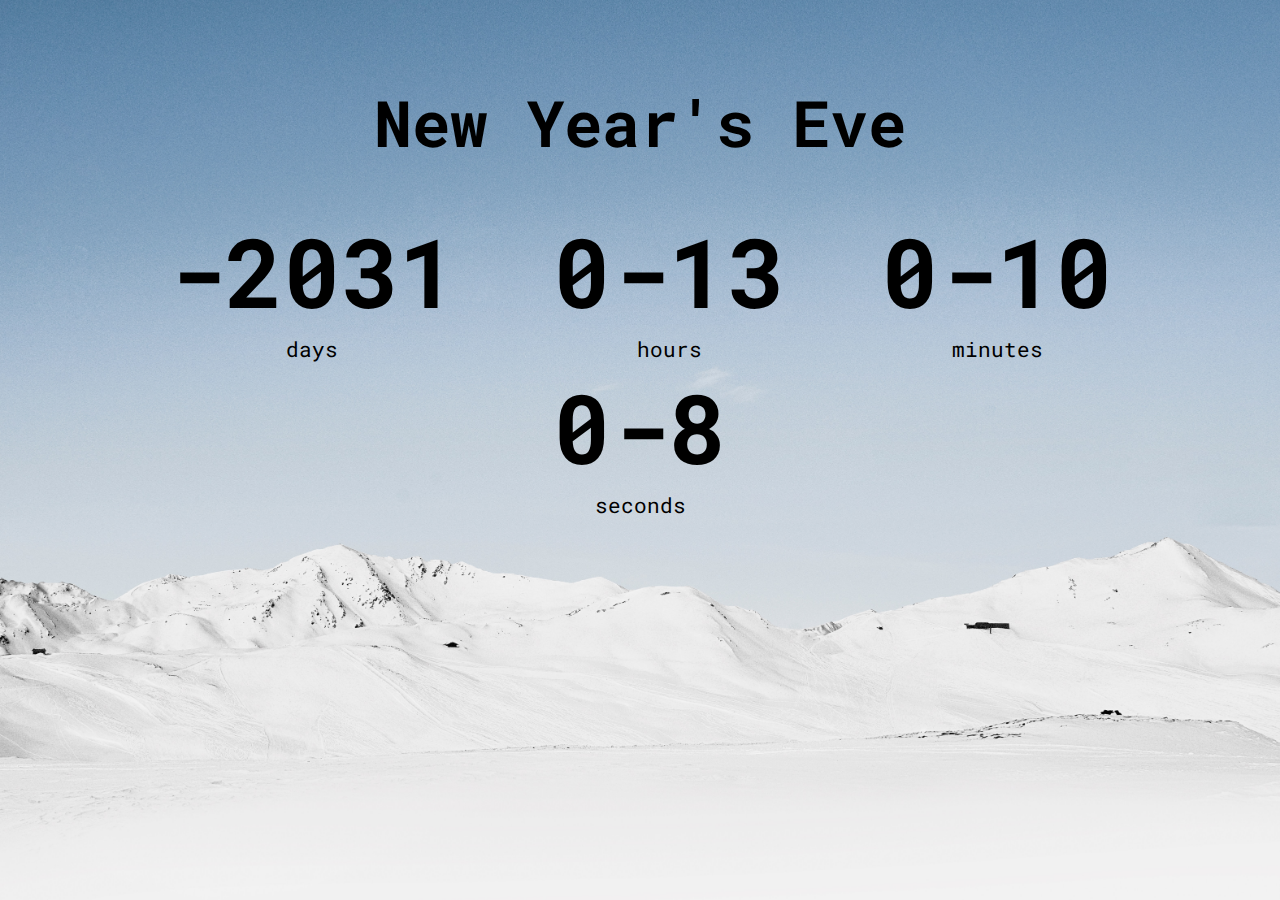
<file: countdown-timer/index.html>
<!DOCTYPE html>
<html lang="en">
<head>
  <meta charset="UTF-8">
  <meta name="viewport" content="width=device-width, initial-scale=1.0">
  <title>Countdown Timer</title>
  <link rel="shortcut icon" href="images/favicon.png" type="image/x-icon">
  <link rel="stylesheet" href="css/style.css">
</head>
<body>
  <h1>New Year's Eve</h1>

  <div class="countdown-container">
    <!-- days -->
    <div class="countdown-element days">
      <p class="title" id="days">0</p>
      <span>days</span>
    </div>
    <!-- hours -->
    <div class="countdown-element hours">
      <p class="title" id="hours">0</p>
      <span>hours</span>
    </div>
    <!-- minutes -->
    <div class="countdown-element minutes">
      <p class="title" id="minutes">0</p>
      <span>minutes</span>
    </div>
    <!-- seconds -->
    <div class="countdown-element seconds">
      <p class="title" id="seconds">0</p>
      <span>seconds</span>
    </div>
  </div>

  <script src="js/app.js"></script>
</body>
</html>
</file>
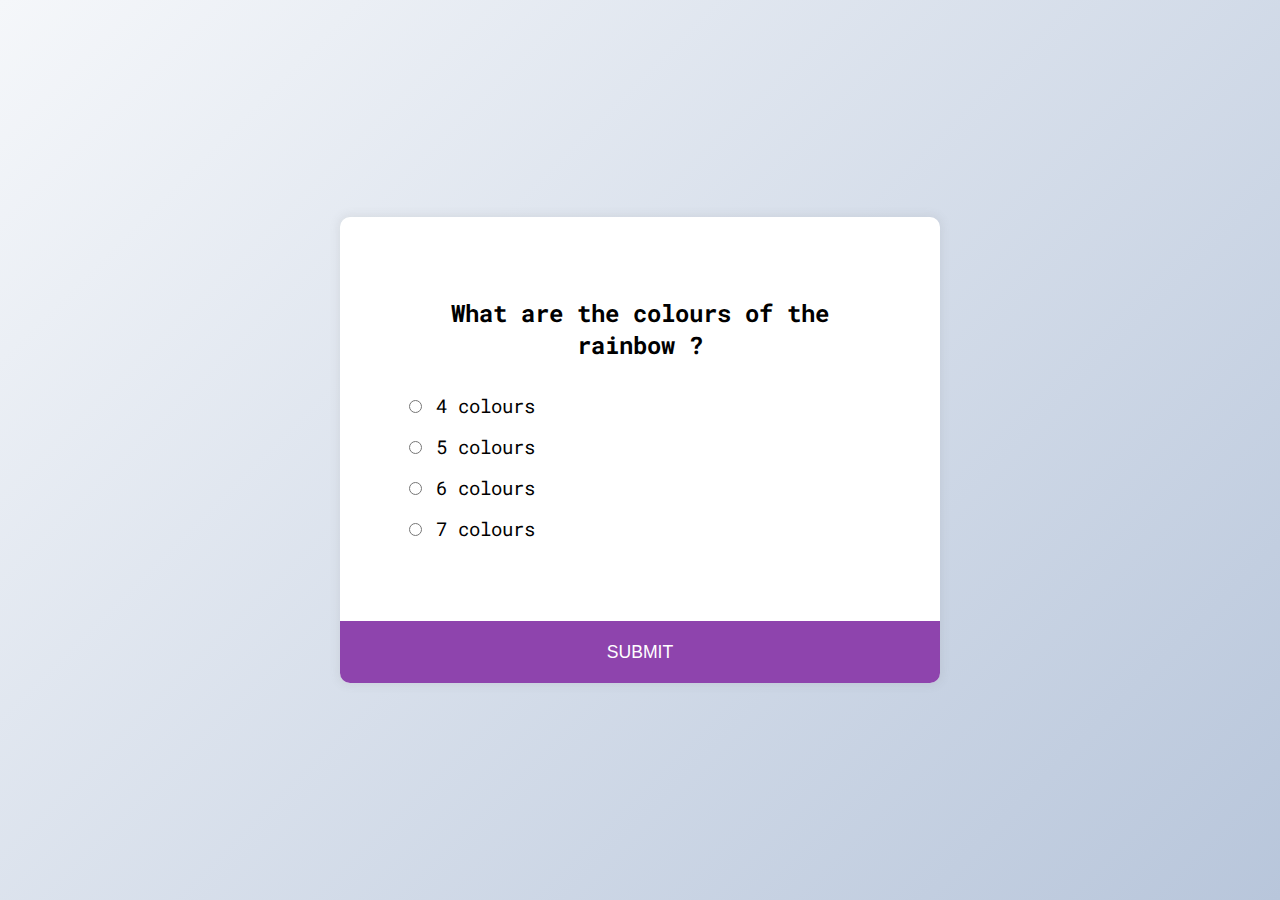
<file: quiz-app/index.html>
<!DOCTYPE html>
<html lang="en">
<head>
  <meta charset="UTF-8">
  <meta name="viewport" content="width=device-width, initial-scale=1.0">
  <title>Quiz App</title>
  <link rel="shortcut icon" href="images/favicon.png" type="image/x-icon">
  <link rel="stylesheet" href="css/style.css">
</head>
<body>
  <!-- Container -->
  <div class="container" id="quiz">
    <!-- Header -->
    <div class="header">
      <!-- Questions -->
      <h2 id="question">Questions</h2>
      <ul>
        <li>
          <input type="radio" name="answer" id="a" class="answer" />
          <label for="first-answer" id="first-question">Question</label>
        </li>
        <li>
          <input type="radio" name="answer" id="b" class="answer" />
          <label for="second-answer" id="second-question">Question</label>
        </li>
        <li>
          <input type="radio" name="answer" id="c" class="answer" />
          <label for="third-answer" id="third-question">Question</label>
        </li>
        <li>
          <input type="radio" name="answer" id="d" class="answer" />
          <label for="fourth-answer" id="fourth-question">Question</label>
        </li>
      </ul>
    </div>
    <!-- /Header -->
    <button id="submit">Submit</button>
  </div>
  <!-- /Container -->

  <script src="js/app.js"></script>
</body>
</html>
</file>
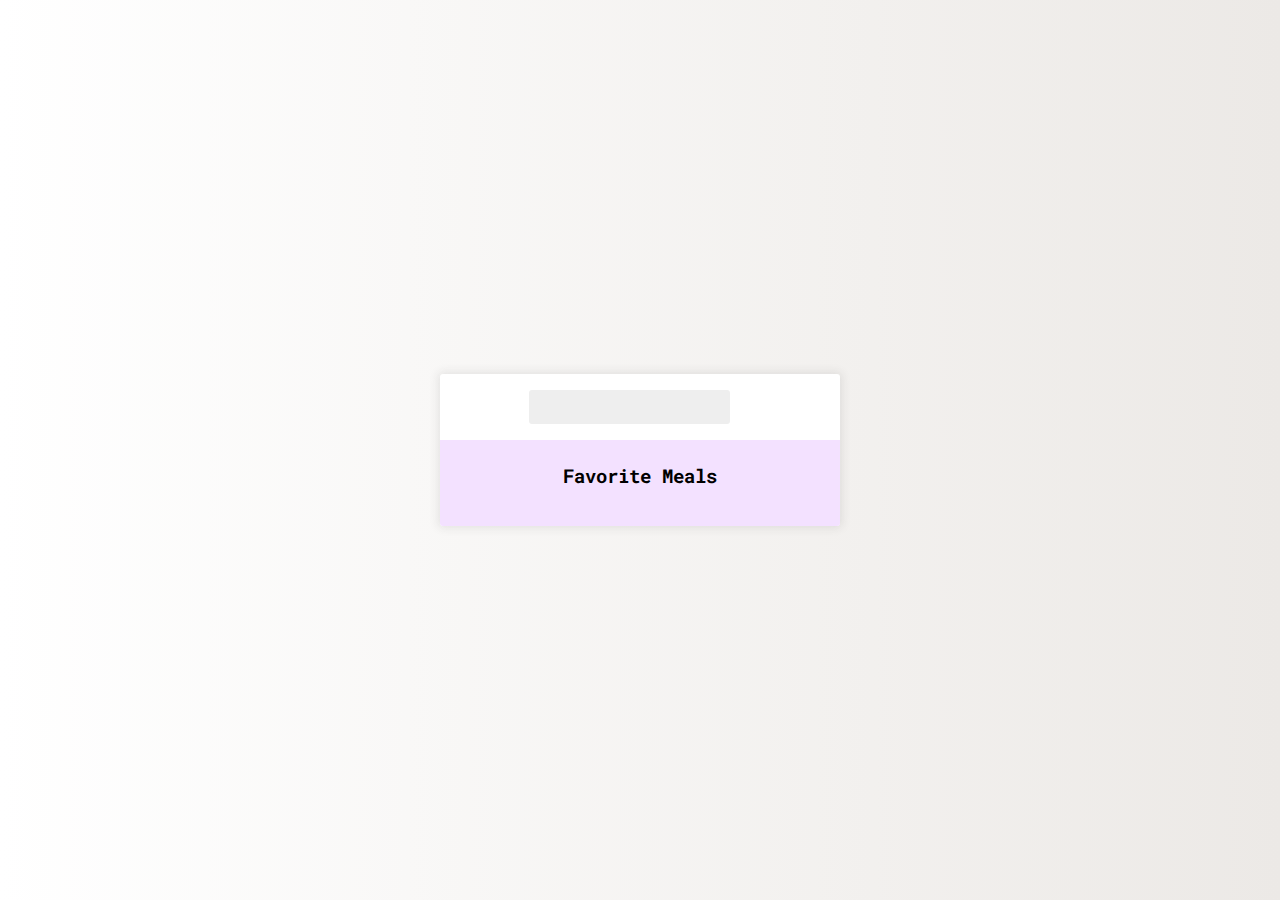
<file: recipe-app/index.html>
<!DOCTYPE html>
<html lang="en">
<head>
  <meta charset="UTF-8">
  <meta name="viewport" content="width=device-width, initial-scale=1.0">
  <title>Recipes App</title>
  <link
    rel="stylesheet"
    href="https://cdnjs.cloudflare.com/ajax/libs/font-awesome/5.15.1/css/all.min.css"
    integrity="sha512-+4zCK9k+qNFUR5X+cKL9EIR+ZOhtIloNl9GIKS57V1MyNsYpYcUrUeQc9vNfzsWfV28IaLL3i96P9sdNyeRssA=="
    crossorigin="anonymous"
  />
  <link rel="shortcut icon" href="images/favicon.png" type="image/x-icon">
  <link rel="stylesheet" href="css/style.css">
</head>
<body>
  <!-- Mobile container -->
  <div class="mobile-container">
    <!-- Header -->
    <header>
      <input type="text" id="search-term" />
      <button id="search">
        <i class="fas fa-search"></i>
      </button>
    </header>
    <!-- Fav container -->
    <div class="fav-container">
      <h3>Favorite Meals</h3>
      <ul class="fav-meals" id="fav-meals"></ul>
    </div>
    <!-- Meals -->
    <div class="meals" id="meals"></div>
  </div>
  <!-- /Mobile container -->

  <!-- Popup container -->
  <div class="popup-container hidden" id="meal-popup">
    <div class="popup">
      <button class="close-popup" id="close-popup">
        <i class="fas fa-times"></i>
      </button>
      <div class="meal-info" id="meal-info"></div>
    </div>
  </div>
  <!-- /Popup container -->

  <script src="js/app.js"></script>
</body>
</html>
</file>
<file: countdown-timer/css/style.css>
@import url('https://fonts.googleapis.com/css2?family=Roboto+Mono&display=swap');

* {
  box-sizing: border-box;
}

body {
  background-image: url('../images/mountain.jpg');
  background-size: cover;
  background-position: center center;
  display: flex;
  flex-direction: column;
  align-items: center;
  min-height: 100vh;
  font-family: 'Roboto Mono', sans-serif;
  margin: 0;
}

h1 {
  font-weight: bold;
  font-size: 4rem;
  margin-top: 5rem;
}

.countdown-container {
  display: flex;
  flex-wrap: wrap;
  justify-content: center;
}

.title {
  font-weight: bold;
  font-size: 6rem;
  line-height: 1;
  margin: 1rem 3rem;
}

.countdown-element {
  text-align: center;
}

.countdown-element span {
  font-size: 1.3rem;
}
</file>
<file: quiz-app/css/style.css>
@import url('https://fonts.googleapis.com/css2?family=Roboto+Mono&display=swap');

* {
  box-sizing: border-box;
}

body {
  background-color: #b8c6db;
  background-image: linear-gradient(315deg, #b8c6db 0%, #f5f7fa 100%);
  display: flex;
  align-items: center;
  justify-content: center;
  font-family: 'Roboto Mono', sans-serif;
  margin: 0;
  min-height: 100vh;
}

.container {
  background-color: #fff;
  border-radius: 10px;
  box-shadow: 0 0 10px 2px rgba(100, 100, 100, .1);
  overflow: hidden;
  width: 600px;
  max-width: 100%;
}

.header {
  padding: 4rem;
}

h2 {
  padding: 1rem;
  text-align: center;
  margin: 0;
}

ul {
  list-style-type: none;
  padding: 0;
}

ul li {
  font-size: 1.2rem;
  margin: 1rem 0;
}

ul li label {
  cursor: pointer;
}

button {
  background-color: #8e44ad;
  border: none;
  color: white;
  cursor: pointer;
  display: block;
  font-size: 1.1rem;
  width: 100%;
  padding: 1.3rem;
  text-transform: uppercase;
}

button:hover {
  background-color: #732d91;
}

button:focus {
  background-color: #5e3370;
  outline: none;
}
</file>
<file: recipe-app/css/style.css>
@import url('https://fonts.googleapis.com/css2?family=Roboto+Mono&display=swap');

* {
  box-sizing: border-box;
}

body {
  background: #ece9e6;
  background: -webkit-linear-gradient(to right, #ffffff, #ece9e6);
  background: linear-gradient(to right, #ffffff, #ece9e6);
  display: flex;
  align-items: center;
  justify-content: center;
  font-family: 'Roboto Mono', sans-serif;
  margin: 0;
  min-height: 100vh;
}

img {
  max-width: 100%;
}

.mobile-container {
  background-color: #fff;
  box-shadow: 0 0 10px 2px #3333331a;
  border-radius: 3px;
  overflow: hidden;
  width: 400px;
}

header {
  display: flex;
  align-items: center;
  justify-content: center;
  padding: 1rem;
}

header input {
  background-color: #eee;
  border: none;
  border-radius: 3px;
  font-family: inherit;
  padding: 0.5rem 1rem;
}

header button {
  background-color: transparent;
  border: none;
  color: rgb(138, 129, 141);
  font-size: 1.5rem;
  margin-left: 10px;
}

.fav-container {
  background-color: rgb(243, 225, 255);
  padding: 0.25rem 1rem;
  text-align: center;
}

.fav-meals {
  display: flex;
  flex-wrap: wrap;
  justify-content: center;
  list-style-type: none;
  padding: 0;
}

.fav-meals li {
  cursor: pointer;
  position: relative;
  margin: 5px;
  width: 75px;
}

.fav-meals li .clear {
  background-color: transparent;
  border: none;
  cursor: pointer;
  opacity: 0;
  position: absolute;
  top: -0.5rem;
  right: -0.5rem;
  font-size: 1.2rem;
}

.fav-meals li:hover .clear {
  opacity: 1;
}

.fav-meals li img {
  border: 2px solid #ffffff;
  border-radius: 50%;
  box-shadow: 0 0 10px 2px #3333331a;
  object-fit: cover;
  height: 70px;
  width: 70px;
}

.fav-meals li span {
  display: inline-block;
  font-size: 0.9rem;
  white-space: nowrap;
  overflow: hidden;
  text-overflow: ellipsis;
  width: 75px;
}

.meal {
  border-radius: 3px;
  box-shadow: 0 0 10px 2px #3333331a;
  cursor: pointer;
  margin: 1.5rem;
  overflow: hidden;
}

.meal-header {
  position: relative;
}

.meal-header .random {
  position: absolute;
  top: 1rem;
  background-color: #fff;
  padding: 0.25rem 1rem;
  border-top-right-radius: 3px;
  border-bottom-right-radius: 3px;
}

.meal-header img {
  object-fit: cover;
  height: 250px;
  width: 100%;
}

.meal-body {
  display: flex;
  align-items: center;
  justify-content: space-between;
  padding: 1rem;
}

.meal-body h4 {
  margin: 0;
}

.meal-body .fav-btn {
  border: none;
  background-color: transparent;
  color: rgb(197, 188, 188);
  cursor: pointer;
  font-size: 1.2rem;
}

.meal-body .fav-btn.active {
  color: rebeccapurple;
}

.popup-container {
  background-color: rgba(0, 0, 0, 0.5);
  display: flex;
  align-items: center;
  justify-content: center;
  position: fixed;
  left: 0;
  right: 0;
  top: 0;
  bottom: 0;
}

.popup-container.hidden {
  opacity: 0;
  pointer-events: none;
}

.popup {
  background-color: #fff;
  border-radius: 5px;
  padding: 0 2rem;
  position: relative;
  overflow: auto;
  max-height: 100vh;
  max-width: 600px;
  width: 100%;
}

.popup .close-popup {
  background-color: transparent;
  border: none;
  cursor: pointer;
  font-size: 1.5rem;
  position: absolute;
  top: 1rem;
  right: 1rem;
}

.meal-info h1 {
  text-align: center;
}

.message {
  padding: 5px;
  display: block;
  text-align: center;
  text-transform: uppercase;
  font-size: 1.5rem;
}
</file>
